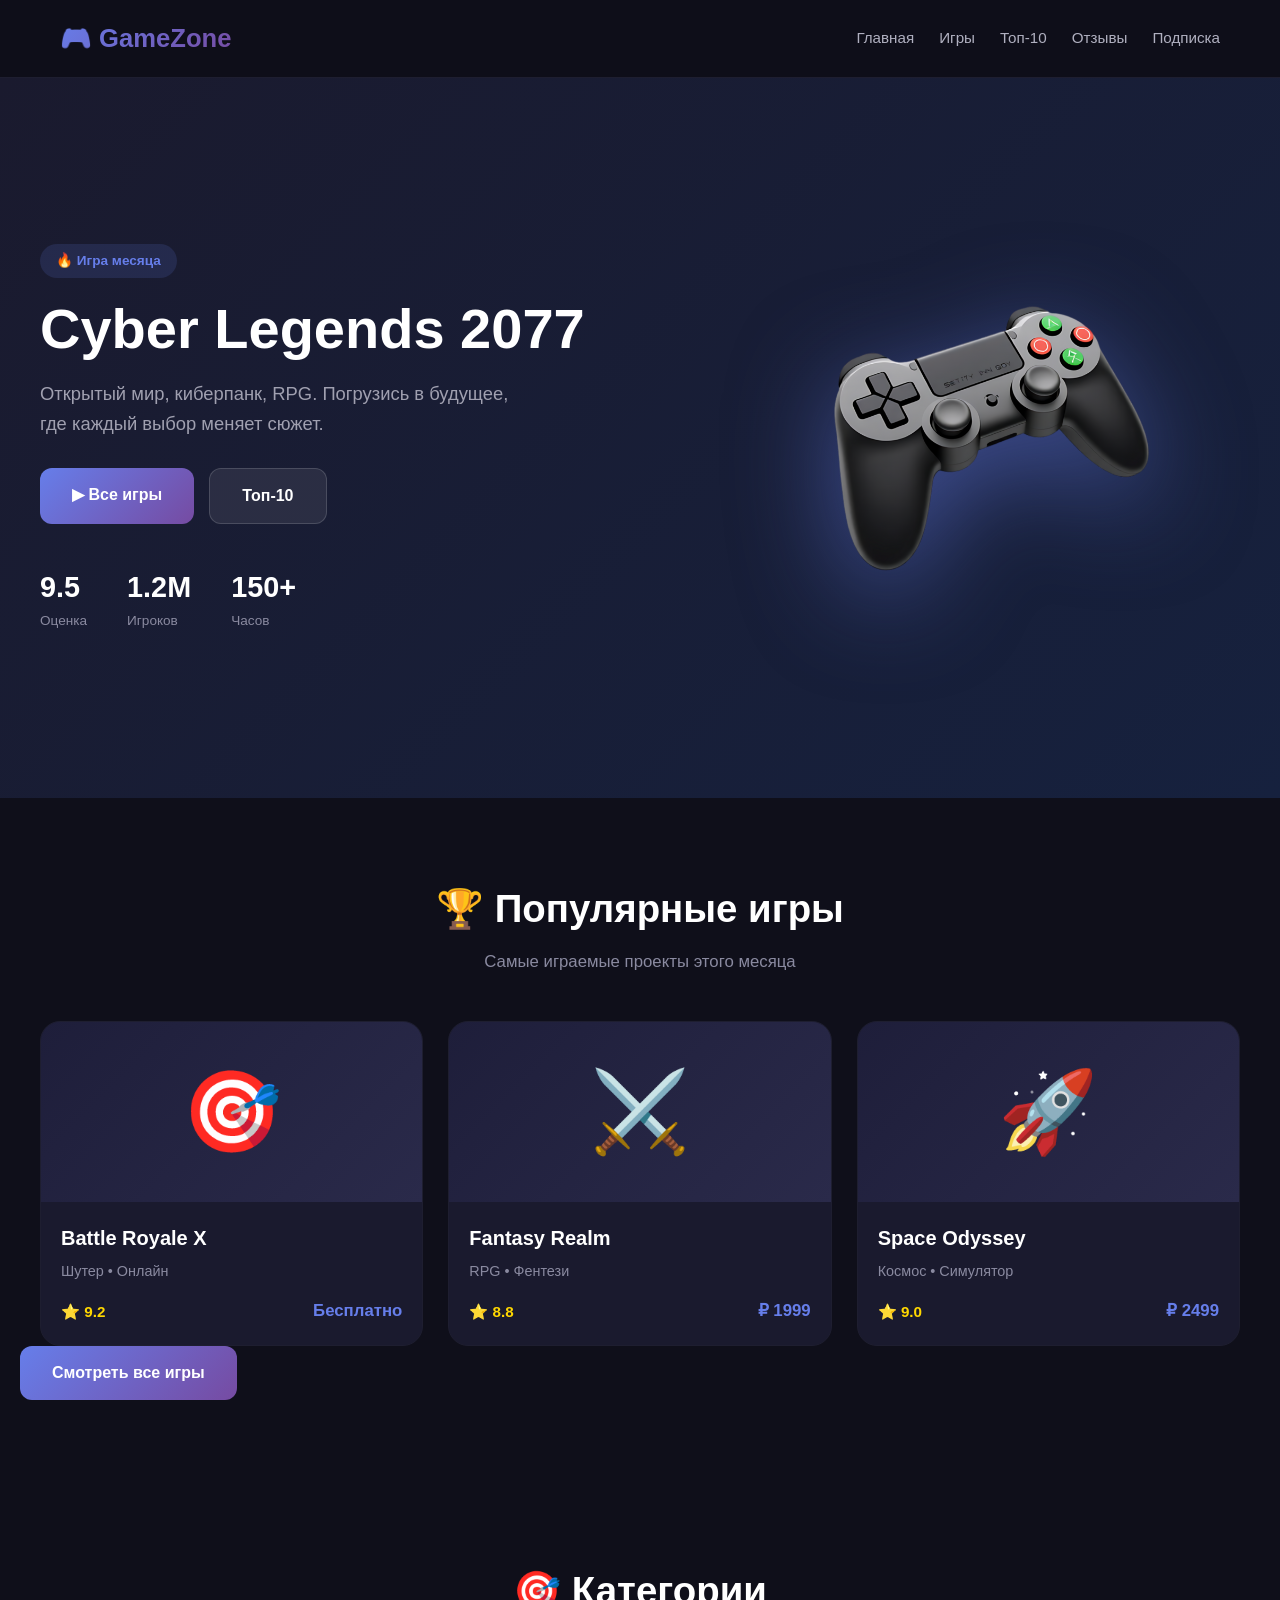
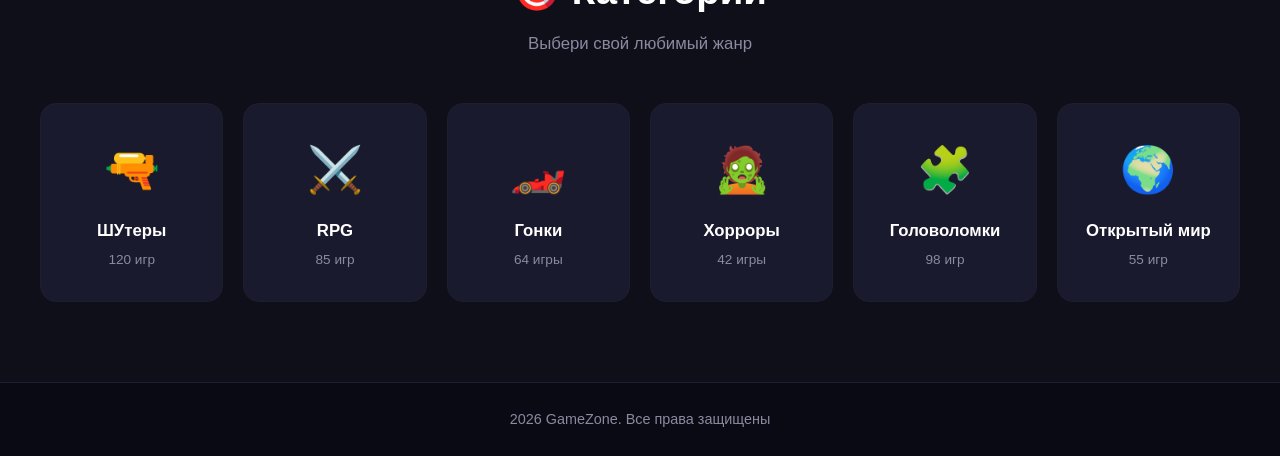
<file: index.html>
<!DOCTYPE html>
<html lang="en">
<head>
    <meta charset="UTF-8">
    <meta name="viewport" content="width=device-width, initial-scale=1.0">
    <title>GameZone - главная</title>
    <link rel="stylesheet" href="style.css">
</head>
<body>
    
    <header>
        <div class="header-inner">
            <div class="logo">🎮️ GameZone</div>
            <nav>
                <a href="index.html">Главная</a>
                <a href="games.html">Игры</a>
                <a href="top.html">Топ-10</a>
                <a href="reviews.html">Отзывы</a>
                <a href="subscribe.html">Подписка</a>
            </nav>
        </div>  
    </header>

    <section class="hero">
        <div class="hero-inner">
            <div class="hero-text">
                <span class="tag">🔥 Игра месяца</span>
                <h1>Cyber Legends 2077</h1>
                <p>Открытый мир, киберпанк, RPG. Погрузись в будущее, где каждый выбор меняет сюжет.</p>
                <div class="hero-buttons">
                    <a href="games.html"  class="btn btn-primary">▶ Все игры</a>
                    <a href="top.html" class="btn btn-secondary">Топ-10</a>
                </div>
                <div class="hero-stats">
                    <div><strong>9.5</strong><span>Оценка</span></div>
                    <div><strong>1.2M</strong><span>Игроков</span></div>
                    <div><strong>150+</strong><span>Часов</span></div>
                </div>
            </div>
            <div class="image">
                <img src="img/joystick.png" alt="джостик" class="joystick-img">
            </div>
        </div>
    </section>

    <section class="popular">
        <h2>🏆️ Популярные игры</h2>
        <p class="subtitle">Самые играемые проекты этого месяца</p>

        <div class="games-grid">

            <div class="game-card">
                <div class="game-image">🎯</div>
                <div class="game-info">
                    <h3>Battle Royale X</h3>
                    <p class="game-genre">Шутер • Онлайн</p>
                    <div class="game-bottom">
                        <span class="rating">⭐️ 9.2</span>
                        <span class="price">Бесплатно</span>
                    </div>
                </div>
            </div>

            <div class="game-card">
                <div class="game-image">⚔️</div>
                <div class="game-info">
                    <h3>Fantasy Realm</h3>
                    <p class="game-genre">RPG • Фентези</p>
                    <div class="game-bottom">
                        <span class="rating">⭐️ 8.8</span>
                        <span class="price">₽ 1999</span>
                    </div>
                </div>
            </div>

            <div class="game-card">
                <div class="game-image">🚀</div>
                <div class="game-info">
                    <h3>Space Odyssey</h3>
                    <p class="game-genre">Космос • Симулятор</p>
                    <div class="game-bottom">
                        <span class="rating">⭐️ 9.0</span>
                        <span class="price">₽ 2499</span>
                    </div>
                </div>
            </div>

        </div>

        <div class="center-btn">
            <a href="games.html" class="btn btn-primary">Смотреть все игры</a>
        </div>
    </section>

    <section class="categories">
        <h2>🎯 Категории</h2>
        <p class="subtitle">Выбери свой любимый жанр</p>

        <div class="categories-grid">
            <div class="category"><span>🔫</span><h3>ШУтеры</h3><p>120 игр</p></div>
            <div class="category"><span>⚔️</span><h3>RPG</h3><p>85 игр</p></div>
            <div class="category"><span>🏎️</span><h3>Гонки</h3><p>64 игры</p></div>
            <div class="category"><span>🧟</span><h3>Хорроры</h3><p>42 игры</p></div>
            <div class="category"><span>🧩</span><h3>Головоломки</h3><p>98 игр</p></div>
            <div class="category"><span>🌍</span><h3>Открытый мир</h3><p>55 игр</p></div>
        </div>
    </section>

    <footer>
        <p>2026 GameZone. Все права защищены</p>
    </footer>

</body>
</html>
</file>
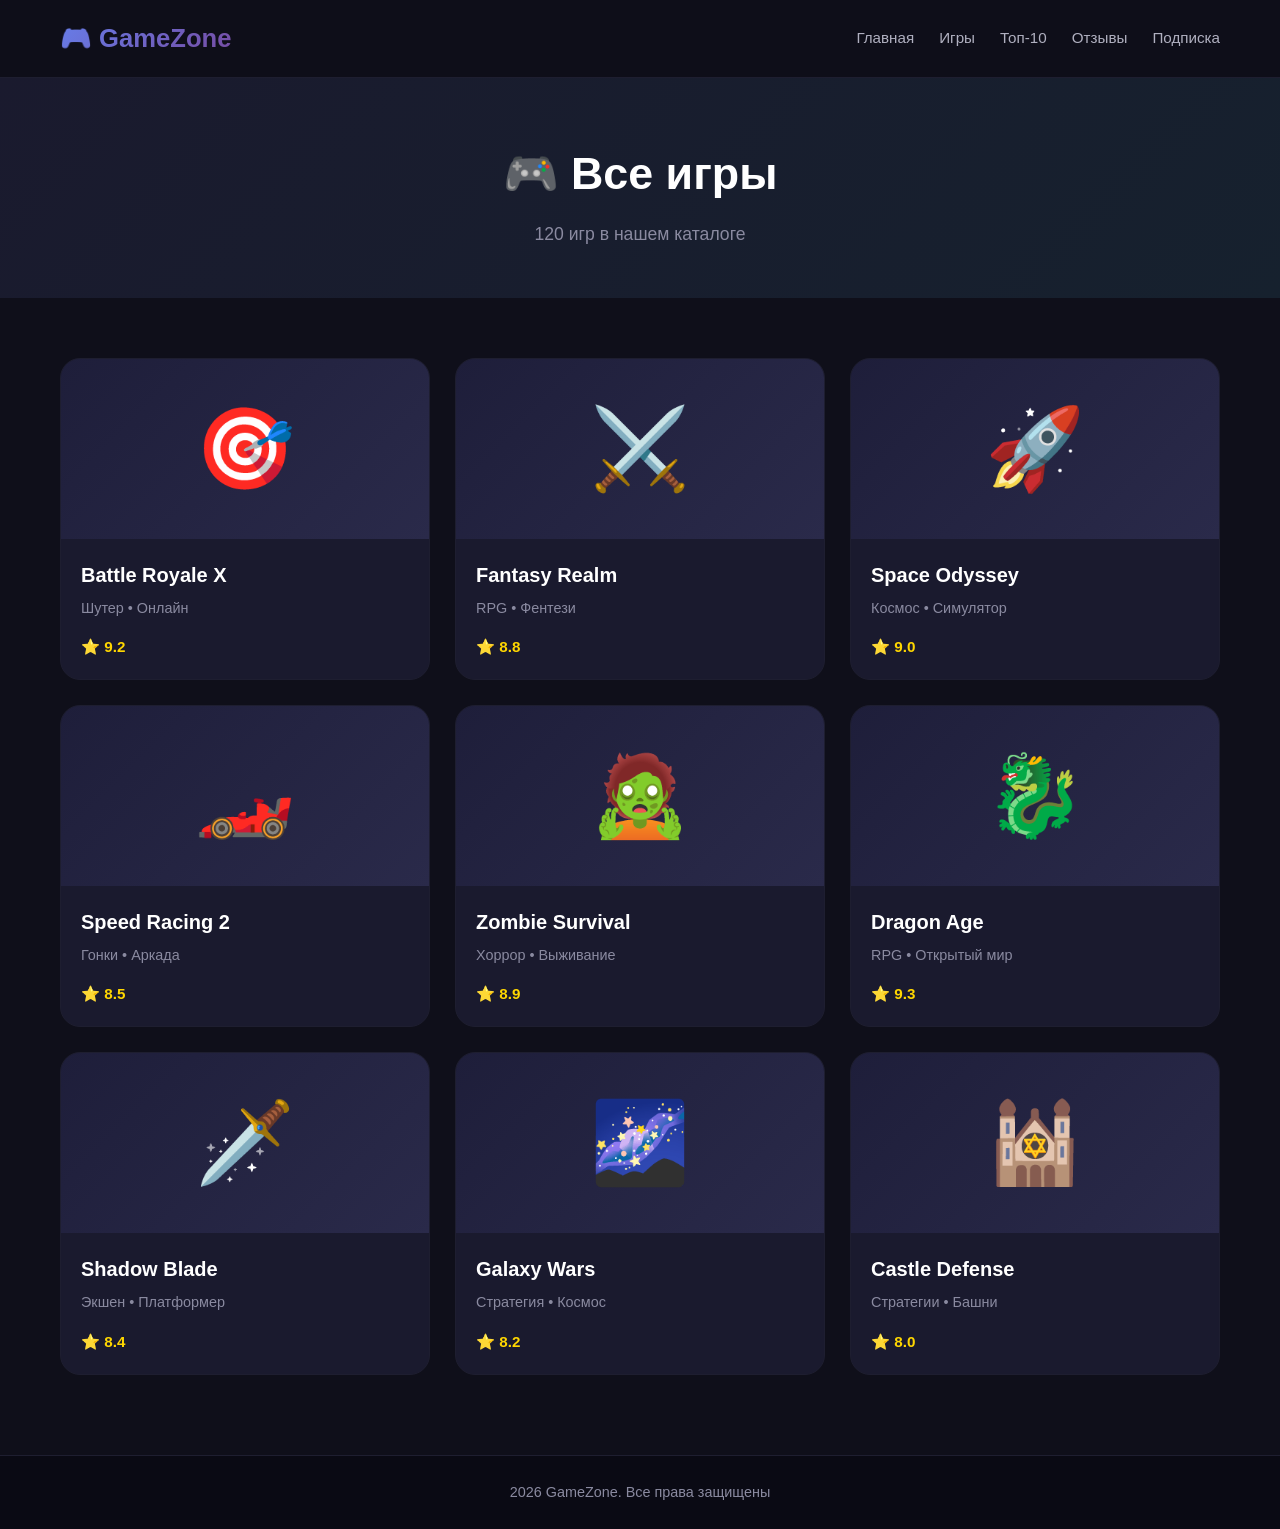
<file: games.html>
<!DOCTYPE html>
<html lang="en">
<head>
    <meta charset="UTF-8">
    <meta name="viewport" content="width=device-width, initial-scale=1.0">
    <title>Все игры - GameZone</title>
    <link rel="stylesheet" href="style.css">
</head>
<body>
    
    <header>
        <div class="header-inner">
            <div class="logo">🎮 GameZone</div>
            <nav>
                <a href="index.html">Главная</a>
                <a href="games.html">Игры</a>
                <a href="top.html">Топ-10</a>
                <a href="reviews.html">Отзывы</a>
                <a href="subscribe.html">Подписка</a>
            </nav>
        </div>
    </header>

    <section class="page-header">
        <h1>🎮 Все игры</h1>
        <p>120 игр в нашем каталоге</p>
    </section>

    <section class="game-section">
        <div class="games-grid">

            <div class="game-card">
                <div class="game-image">🎯</div>
                <div class="game-info">
                    <h3>Battle Royale X</h3>
                    <p class="game-genre">Шутер • Онлайн</p>
                    <div class="game-bottom"><span class="rating">⭐ 9.2</span><span class="price"></span></div>
                </div>
            </div>
            
            <div class="game-card">
                <div class="game-image">⚔️</div>
                <div class="game-info">
                    <h3>Fantasy Realm</h3>
                    <p class="game-genre">RPG • Фентези</p>
                    <div class="game-bottom"><span class="rating">⭐ 8.8</span><span class="price"></span></div>
                </div>
            </div>

            <div class="game-card">
                <div class="game-image">🚀</div>
                <div class="game-info">
                    <h3>Space Odyssey</h3>
                    <p class="game-genre">Космос • Симулятор</p>
                    <div class="game-bottom"><span class="rating">⭐ 9.0</span><span class="price"></span></div>
                </div>
            </div>

            <div class="game-card">
                <div class="game-image">🏎️</div>
                <div class="game-info">
                    <h3>Speed Racing 2</h3>
                    <p class="game-genre">Гонки • Аркада</p>
                    <div class="game-bottom"><span class="rating">⭐ 8.5</span><span class="price"></span></div>
                </div>
            </div>

            <div class="game-card">
                <div class="game-image">🧟</div>
                <div class="game-info">
                    <h3>Zombie Survival</h3>
                    <p class="game-genre">Хоррор • Выживание</p>
                    <div class="game-bottom"><span class="rating">⭐ 8.9</span><span class="price"></span></div>
                </div>
            </div>

            <div class="game-card">
                <div class="game-image">🐉</div>
                <div class="game-info">
                    <h3>Dragon Age</h3>
                    <p class="game-genre">RPG • Открытый мир</p>
                    <div class="game-bottom"><span class="rating">⭐ 9.3</span><span class="price"></span></div>
                </div>
            </div>

            <div class="game-card">
                <div class="game-image">🗡️</div>
                <div class="game-info">
                    <h3>Shadow Blade</h3>
                    <p class="game-genre">Экшен • Платформер</p>
                    <div class="game-bottom"><span class="rating">⭐ 8.4</span><span class="price"></span></div>
                </div>
            </div>

            <div class="game-card">
                <div class="game-image">🌌</div>
                <div class="game-info">
                    <h3>Galaxy Wars</h3>
                    <p class="game-genre">Стратегия • Космос</p>
                    <div class="game-bottom"><span class="rating">⭐ 8.2</span><span class="price"></span></div>
                </div>
            </div>

            <div class="game-card">
                <div class="game-image">🕍</div>
                <div class="game-info">
                    <h3>Castle Defense</h3>
                    <p class="game-genre">Стратегии • Башни</p>
                    <div class="game-bottom"><span class="rating">⭐ 8.0</span><span class="price"></span></div>
                </div>
            </div>

        </div>
    </section>

    <footer>2026 GameZone. Все права защищены</footer>

</body>
</html>
</file>
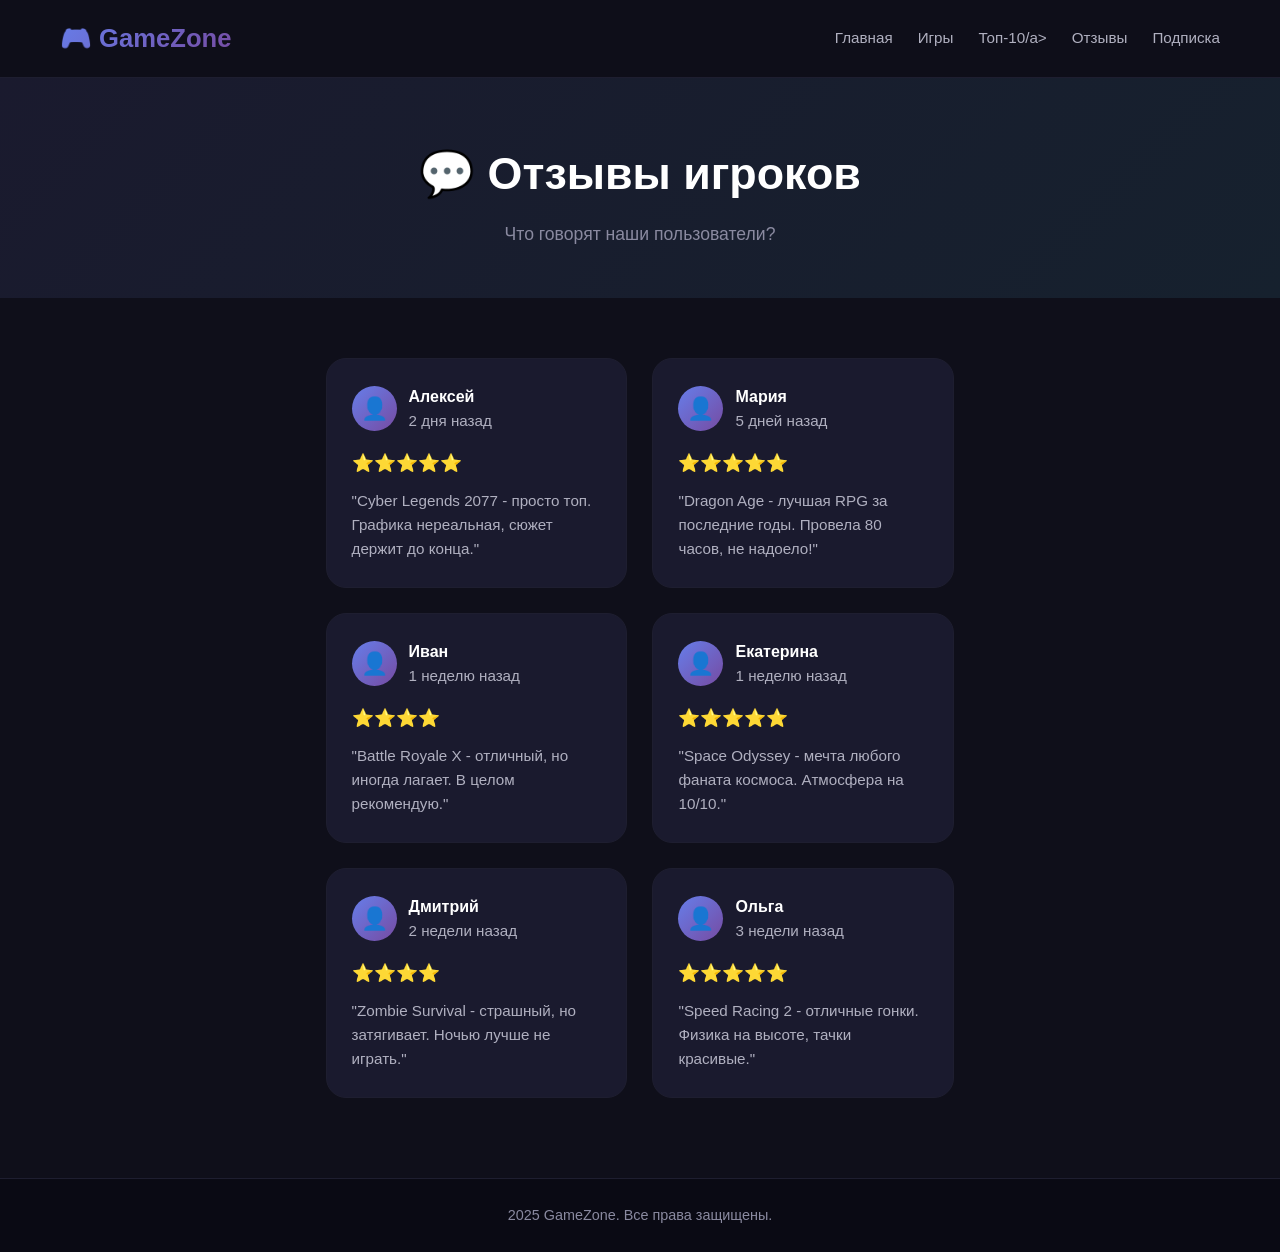
<file: reviews.html>
<!DOCTYPE html>
<html lang="en">
<head>
    <meta charset="UTF-8">
    <meta name="viewport" content="width=device-width, initial-scale=1.0">
    <title>Отзывы - GameZone</title>
    <link rel="stylesheet" href="style.css">

</head>
<body>
    <header>
        <div class="header-inner">
            <div class="logo">🎮️ GameZone</div>
            <nav>
                <a href="index.html">Главная</a>
                <a href="games.html">Игры</a>
                <a href="top.html">Топ-10/a>
                <a href="reviews.html">Отзывы</a>
                <a href="subscribe.html">Подписка</a>
            </nav>
        </div>
    </header>

    <section class="page-header">
        <h1>💬 Отзывы игроков</h1>
        <p>Что говорят наши пользователи?</p>
    </section>

    <section class="reviews-section">
        <div class="reviews-grid">
            
            <div class="review">
                <div class="review-header">
                    <div class="avatar">👤</div>
                    <div>
                        <strong>Алексей</strong>
                        <p class="review-date">2 дня назад</p>
                    </div>
                </div>
                <div class="stars">⭐️⭐️⭐️⭐️⭐️</div>
                <p>"Cyber Legends 2077 - просто топ. Графика нереальная, сюжет держит до конца."</p>
            </div>
            
            <div class="review">
                <div class="review-header">
                    <div class="avatar">👤</div>
                    <div>
                        <strong>Мария</strong>
                        <p class="review-date">5 дней назад</p>
                    </div>
                </div>
                <div class="stars">⭐️⭐️⭐️⭐️⭐️</div>
                <p>"Dragon Age - лучшая RPG за последние годы. Провела 80 часов, не надоело!"</p>
            </div>

            <div class="review">
                <div class="review-header">
                    <div class="avatar">👤</div>
                    <div>
                        <strong>Иван</strong>
                        <p class="review-date">1 неделю назад</p>
                    </div>
                </div>
                <div class="stars">⭐️⭐️⭐️⭐️</div>
                <p>"Battle Royale X - отличный, но иногда лагает. В целом рекомендую."</p>
            </div>

            <div class="review">
                <div class="review-header">
                    <div class="avatar">👤</div>
                    <div>
                        <strong>Екатерина</strong>
                        <p class="review-date">1 неделю назад</p>
                    </div>
                </div>
                <div class="stars">⭐️⭐️⭐️⭐️⭐️</div>
                <p>"Space Odyssey - мечта любого фаната космоса. Атмосфера на 10/10."</p>
            </div>

            <div class="review">
                <div class="review-header">
                    <div class="avatar">👤</div>
                    <div>
                        <strong>Дмитрий</strong>
                        <p class="review-date">2 недели назад</p>
                    </div>
                </div>
                <div class="stars">⭐️⭐️⭐️⭐️</div>
                <p>"Zombie Survival - страшный, но затягивает. Ночью лучше не играть."</p>
            </div>

            <div class="review">
                <div class="review-header">
                    <div class="avatar">👤</div>
                    <div>
                        <strong>Ольга</strong>
                        <p class="review-date">3 недели назад</p>
                    </div>
                </div>
                <div class="stars">⭐️⭐️⭐️⭐️⭐️</div>
                <p>"Speed Racing 2 - отличные гонки. Физика на высоте, тачки красивые."</p>
            </div>

        </div>
    </section>

    <footer>2025 GameZone. Все права защищены.</footer>
</body>
</html>
</file>
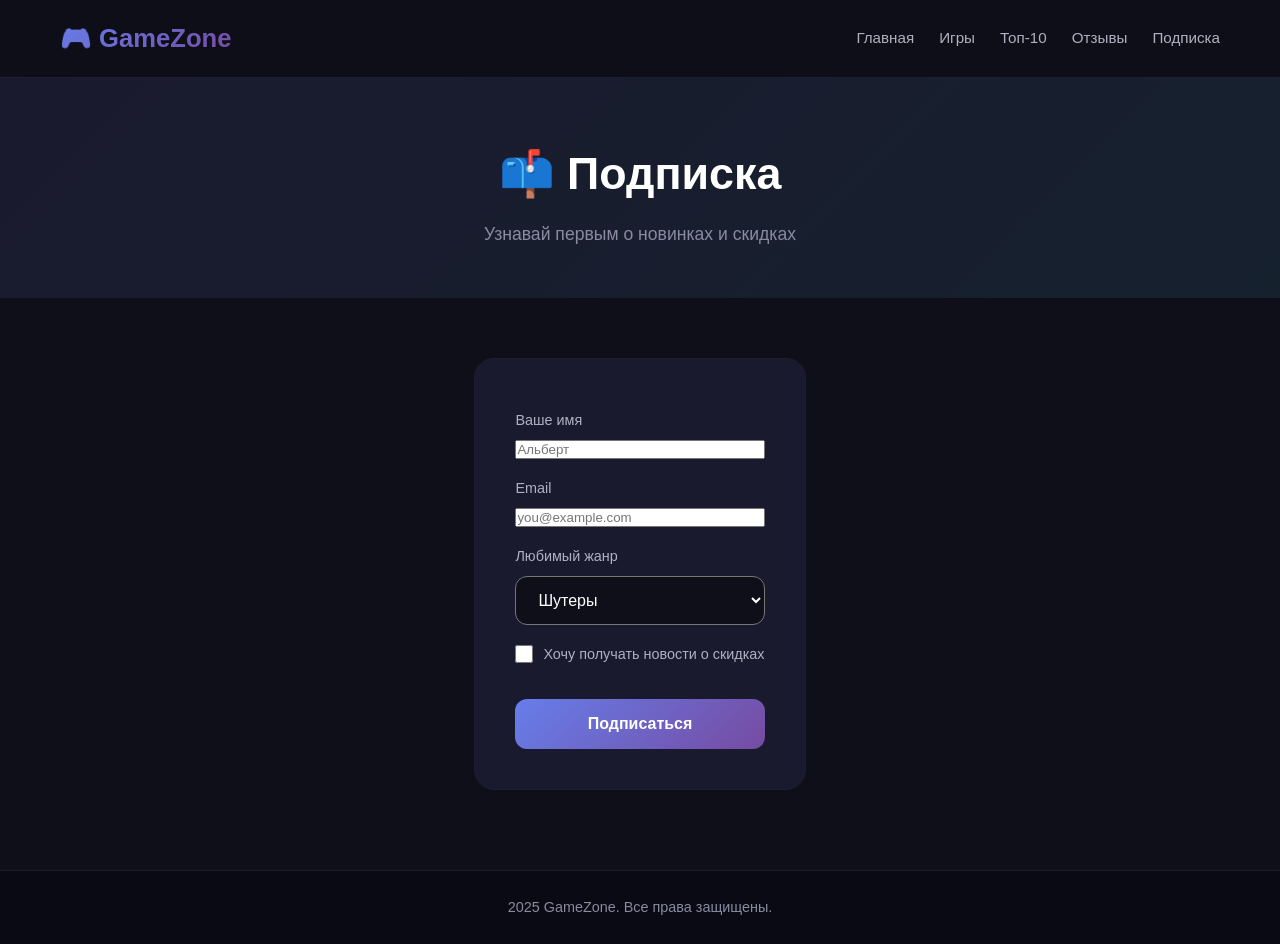
<file: subscribe.html>
<!DOCTYPE html>
<html lang="en">
<head>
    <meta charset="UTF-8">
    <meta name="viewport" content="width=device-width, initial-scale=1.0">
    <title>Подписка - GameZone</title>
    <link rel="stylesheet" href="style.css">
</head>
<body>
    <header>
        <div class="header-inner">
            <div class="logo">🎮 GameZone</div>
            <nav>
                <a href="index.html">Главная</a>
                <a href="games.html">Игры</a>
                <a href="top.html">Топ-10</a>
                <a href="reviews.html">Отзывы</a>
                <a href="subscribe.html">Подписка</a>
            </nav>
        </div>
    </header>

    <section class="page-header">
        <h1>📫 Подписка</h1>
        <p>Узнавай первым о новинках и скидках</p>
    </section>

    <section class="subscribe-section">
        <div class="subscribe-form-box">
            <form class="subscribe-form">
                <label>Ваше имя</label>
                <input type="text" placeholder="Альберт" required>

                <label>Email</label>
                <input type="email" placeholder="you@example.com" required>

                <label>Любимый жанр</label>
                <select>
                    <option>Шутеры</option>
                    <option>RPG</option>
                    <option>Хорроры</option>
                    <option>Гонки</option>
                    <option>Стратегии</option>
                </select>

                <label class="checkbox">
                    <input type="checkbox">
                    <span>Хочу получать новости о скидках</span>
                </label>

                <button type="submit">Подписаться</button>
            </form>
        </div>
    </section>

    <footer>
        <p>2025 GameZone. Все права защищены.</p>
    </footer>

</body>
</html>
</file>
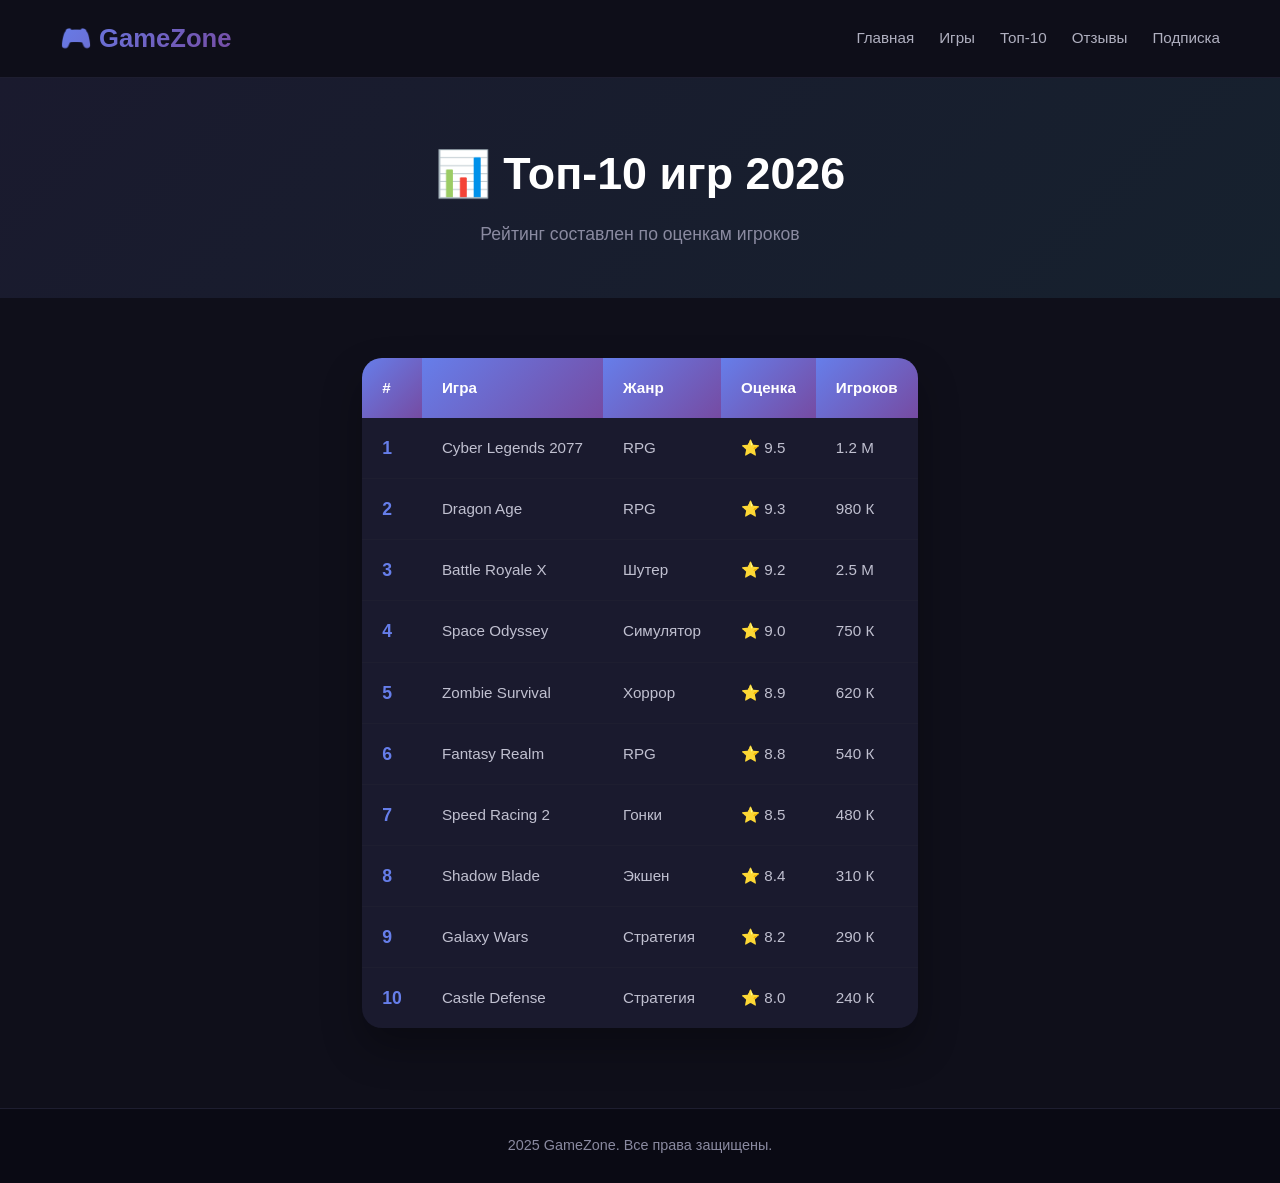
<file: top.html>
<!DOCTYPE html>
<html lang="en">
<head>
    <meta charset="UTF-8">
    <meta name="viewport" content="width=device-width, initial-scale=1.0">
    <title>Топ-10 - GameZone</title>
    <link rel="stylesheet" href="style.css">
</head>
<body>

     <header>
        <div class="header-inner">
            <div class="logo">🎮 GameZone</div>
            <nav>
                <a href="index.html">Главная</a>
                <a href="games.html">Игры</a>
                <a href="top.html">Топ-10</a>
                <a href="reviews.html">Отзывы</a>
                <a href="subscribe.html">Подписка</a>
            </nav>
        </div>
    </header>

    <section class="page-header">
        <h1>📊 Топ-10 игр 2026</h1>
        <p>Рейтинг составлен по оценкам игроков</p>
    </section>

    <section class="top-section">
        <table class="top-table">
            <thead>
                <tr>
                    <th>#</th>
                    <th>Игра</th>
                    <th>Жанр</th>
                    <th>Оценка</th>
                    <th>Игроков</th>
                </tr>
            </thead>
            <tr><td>1</td><td>Cyber Legends 2077</td><td>RPG</td><td>⭐️ 9.5</td><td>1.2 M</td></tr>
            <tr><td>2</td><td>Dragon Age</td><td>RPG</td><td>⭐️ 9.3</td><td>980 К</td></tr>
            <tr><td>3</td><td>Battle Royale X</td><td>Шутер</td><td>⭐️ 9.2</td><td>2.5 М</td></tr>
            <tr><td>4</td><td>Space Odyssey</td><td>Симулятор</td><td>⭐️ 9.0</td><td>750 К</td></tr>
            <tr><td>5</td><td>Zombie Survival</td><td>Хоррор</td><td>⭐️ 8.9</td><td>620 К</td></tr>
            <tr><td>6</td><td>Fantasy Realm</td><td>RPG</td><td>⭐️ 8.8</td><td>540 К</td></tr>
            <tr><td>7</td><td>Speed Racing 2</td><td>Гонки</td><td>⭐️ 8.5</td><td>480 К</td></tr>
            <tr><td>8</td><td>Shadow Blade</td><td>Экшен</td><td>⭐️ 8.4</td><td>310 К</td></tr>
            <tr><td>9</td><td>Galaxy Wars</td><td>Стратегия</td><td>⭐️ 8.2</td><td>290 К</td></tr>
            <tr><td>10</td><td>Castle Defense</td><td>Стратегия</td><td>⭐️ 8.0</td><td>240 К</td></tr>
        </table>
    </section>

    <footer>
        <p>2025 GameZone. Все права защищены.</p>
    </footer>

</body>
</html>
</file>
<file: style.css>
* {
    margin: 0;
    padding: 0;
    box-sizing: border-box;
}

html {
    scroll-behavior: smooth;
}

body {
    font-family: 'Segoe Ui', 'Segoe UI', Tahoma, Geneva, Verdana, sans-serif;
    background: #0f0f1a;
    color: #e0e0e0;
    line-height: 1.6;
    min-height: 100vh;
    display: flex;
    flex-direction: column;
}

a {
    text-decoration: none;
    color: inherit;
}

img {
    max-width: 100%;
    display: block;
}

section {
    padding: 80px 20px;
}

h2 {
    font-size: 2.4rem;
    text-align: center;
    color: #fff;
    margin-bottom: 10px;
}

.subtitle {
    text-align: center;
    color: #8a8aa0;
    margin-bottom: 45px;
    font-size: 1.05rem;
}

/* =====Шапка===== */

header {
    background: rgba(15, 15, 26, 0.95);
    backdrop-filter: blur(10px);
    position: sticky;
    top: 0;
    z-index: 100;
    border-bottom: 1px solid #1e1e30;
}

.header-inner {
    max-width: 1200px;
    margin: 0 auto;
    padding: 18px 20px;
    display: flex;
    justify-content: space-between;
    align-items: center;
    flex-wrap: wrap;
    gap: 15px;
}

.logo {
    font-size: 1.6rem;
    font-weight: 700;
    background: linear-gradient(135deg, #667eea 0%, #764ba2 100%);
    -webkit-background-clip: text;
    -webkit-text-fill-color: transparent;
    background-clip: text;
}

nav {
    display: flex; /*ОТОБРАЖЕНИЕ В ОДНУ СТРОЧКУ*/
    gap: 25px;
    flex-wrap: wrap;
}

nav a {
    color: #b0b0c0;
    font-weight: 500;
    font-size: 0.95rem;
    transition: color 0.3s ease;
}

nav a:hover {
    color: #667eea;
}

/* =====Hero===== */

/* ================= ГЕРОЙ ================= */

.hero {
    background: linear-gradient(135deg, #1a1a2e 0%, #16213e 100%);
    padding: 100px 20px;
}

.hero-inner {
    max-width: 1200px;
    margin: 0 auto;
    display: flex;
    align-items: center;
    gap: 60px;
}

.hero-text {
    flex: 1;
}

.hero-text h1 {
    font-size: 3.5rem;
    color: #fff;
    line-height: 1.1;
    margin-bottom: 20px;
}

.hero-text > p {
    font-size: 1.15rem;
    color: #a0a0b0;
    margin-bottom: 30px;
    max-width: 500px;
}

.tag {
    display: inline-block;
    background: rgba(102, 126, 234, 0.15);
    color: #667eea;
    padding: 6px 16px;
    border-radius: 30px;
    font-size: 0.85rem;
    font-weight: 600;
    margin-bottom: 20px;
}

.hero-buttons {
    display: flex;
    gap: 15px;
    margin-bottom: 40px;
    flex-wrap: wrap;
}

.btn {
    display: inline-block;
    padding: 14px 32px;
    border-radius: 12px;
    font-weight: 600;
    font-size: 1rem;
    transition: all 0.3s ease;
    cursor: pointer;
    border: none;
}

.btn-primary {
    background: linear-gradient(135deg, #667eea 0%, #764ba2 100%);
    color: #fff;
}

.btn-primary:hover {
    transform: translateY(-3px);
    box-shadow: 0 15px 35px rgba(102, 126, 234, 0.4);
}

.btn-secondary {
    background: rgba(255, 255, 255, 0.08);
    color: #fff;
    border: 1px solid rgba(255, 255, 255, 0.15);
}

.btn-secondary:hover {
    background: rgba(255, 255, 255, 0.15);
}

.hero-stats {
    display: flex;
    gap: 40px;
    flex-wrap: wrap;
}

.hero-stats div {
    display: flex;
    flex-direction: column;
}

.hero-stats strong {
    font-size: 1.8rem;
    color: #fff;
}

.hero-stats span {
    font-size: 0.85rem;
    color: #8a8aa0;
}

.hero-image {
    flex: 1;
    display: flex;
    justify-content: center;
    align-items: center;
}

.joystick-img {
    width: 100%;
    max-width: 520px;
    height: auto;
    filter: drop-shadow(0 25px 50px rgba(102, 126, 234, 0.5));
    animation: float 4s ease-in-out infinite;
}

@keyframes float {
    0%, 100% { transform: translateY(0); }
    50% { transform: translateY(-20px); }
}


/*=====Популярные игры=====*/

.games-grid {
    max-width: 1200px;
    margin: 0 auto;
    display: grid;
    grid-template-columns: repeat(auto-fit, minmax(280px, 1fr));
    gap: 25px;
}

.game-card {
    background: #1a1a2e;
    border-radius: 20px;
    overflow: hidden;
    transition: all 0.3s ease;
    border: 1px solid #1e1e30;
}

.game-card:hover {
    transform: translateY(-8px);
    border-color: #667eea;
    box-shadow: 0 20px 50px rgba(102, 126, 234, 0.2);
}

.game-image {
    height: 180px;
    background: linear-gradient(135deg, #1e1e3a 0%, #2a2a4a 100%);
    display: flex;
    justify-content: center;
    align-items: center;
    font-size: 80px;
}

.game-info {
    padding: 20px;
}

.game-info h3 {
    color: #fff;
    font-size: 1.25rem;
    margin-bottom: 6px;
}

.game-genre {
    color: #8a8aa0;
    font-size: 0.9rem;
    margin-bottom: 15px;
}

.game-bottom {
    display: flex;
    justify-content: space-between;
    align-items: center;
}

.rating {
    color: #ffd700;
    font-weight: 600;
    font-size: 0.95rem;
}

.price {
    color: #667eea;
    font-weight: 700;
    font-size: 1.05rem;
}

/*=====Категории=====*/

.categories-grid {
    max-width: 1200px;
    margin: 0 auto;
    display: grid;
    grid-template-columns: repeat(auto-fit, minmax(180px, 1fr));
    gap: 20px;
}

.category {
    background: #1a1a2e;
    padding: 30px 20px;
    border-radius: 16px;
    text-align: center;
    transition: all 0.3s ease;
    border: 1px solid #1e1e30;
    cursor: pointer;
}

.category:hover {
    transform: translateY(-5px);
    border-color: #667eea;
    background: #1e1e3a;
}

.category span {
    font-size: 45px;
    display: block;
    margin-bottom: 12px;
}

.category h3 {
    color: #fff;
    font-size: 1.05rem;
    margin-bottom: 4px;
}

.category p {
    color: #8a8aa0;
    font-size: 0.85rem;
}

/*=====Заголовок страницы=====*/

.page-header {
    background: linear-gradient(135deg, #1a1a2e 0%, #16212e 100%);
    padding: 60px 20px 50px;
    text-align: center;
}

.page-header h1 {
    font-size: 2.8rem;
    color: #fff;
    margin-bottom: 10px;
}

.page-header p {
    color: #8a8aa0;
    font-size: 1.1rem;
}

/*=====Игры(страница)=====*/

.game-section {
    max-width: 1200px;
    margin: 0 auto;
    padding: 60px 20px 80px;
}

/*=====Топ-10=====*/

.top-section {
    max-width: 900px;
    margin: 0 auto;
    padding: 60px 20px 80px;
}

.top-table {
    width: 100%;
    border-collapse: collapse;
    background: #1a1a2e;
    border-radius: 20px;
    overflow: hidden;
    box-shadow: 0 20px 40px rgba(0, 0, 0, 0.3);
}

.top-table th {
    background: linear-gradient(135deg, #667eea 0%, #764ba2 100%);
    color: #fff;
    padding: 18px 20px;
    text-align: left;
    font-size: 0.95rem;
}

.top-table td {
    padding: 16px 20px;
    border-bottom: 1px solid #1e1e30;
    color: #c0c0d0;
    font-size: 0.95rem;
}

.top-table tr:last-child td {
    border-bottom: none;
}

.top-table tr:hover td {
    background: #1e1e3a;
    color: #fff;
}

.top-table td:first-child {
    font-weight: 700;
    color: #667eea;
    font-size: 1.1rem;
}

/*=====Отзывы=====*/

.reviews-section {
    max-width: 1200px;
    margin: 0 auto;
    padding: 60px 20px 80px;
}

.reviews-grid {
    display: grid;
    grid-template-columns: repeat(auto-fit, minmax(280px, 1fr));
    gap: 25px;
}

.review {
    background: #1a1a2e;
    padding: 25px;
    border-radius: 20px;
    border: 1px solid #1e1e30;
    transition: all 0.3s ease;
}

.review:hover {
    border-color: #667eea;
    transform: translateY(-5px);
}

.review-header {
    display: flex;
    gap: 12px;
    align-items: center;
    margin-bottom: 15px;
}

.avatar {
    width: 45px;
    height: 45px;
    background: linear-gradient(135deg, #667eea 0%, #764ba2 100%);
    border-radius: 50%;
    display: flex;
    justify-content: center;
    align-items: center;
    font-size: 22px;
    flex-shrink: 0;
}

.review-header strong {
    color: #fff;
    display: block;
    font-size: 1rem;
}

.review-date {
    color: #8a8aa0;
    font-size: 0.8rem;
    margin: 0;
}

.stars {
    font-size: 1.1rem;
    margin-bottom: 12px;
}

.review p {
    color: #b0b0c0;
    font-size: 0.95rem;
}

/*=====Подписка=====*/

.subscribe-section {
    max-width: 600px;
    margin: 0 auto;
    padding: 60px 20px 80px;
}

.subscribe-form-box {
    background: #1a1a2e;
    padding: 40px;
    border-radius: 20px;
    border: 1px solid #1e1e30;
}

.subscribe-form {
    display: flex;
    flex-direction: column;
    gap: 8px;
}

.subscribe-form label {
    color: #b0b0c0;
    font-size: 0.9rem;
    font-weight: 500;
    margin-top: 10px;
}

.subscribe-form input [type="text"], 
.subscribe-form input [type="email"],
.subscribe-form select {
    padding: 14px 18px;
    background: #0f0f1a;
    border-radius: 12px;
    color: #fff;
    font-size: 1rem;
    font-family: inherit;
    transition: border-color 0.3s ease;
    outline: none;
}

.subscribe-form input:focus,
.subscribe-form select:focus {
    background-color: #667eea;
}

.checkbox {
    display: flex;
    align-items: center;
    gap: 10px;
    color: #b0b0c0;
    font-size: 0.95rem;
    margin: 15px 0;
    cursor: pointer;
}

.checkbox input {
    width: 18px;
    height: 18px;
    accent-color: #667eea;
}

.subscribe-form button {
    padding: 16px;
    background: linear-gradient(135deg, #667eea 0%, #764ba2 100%);
    color: #fff;
    border: none;
    border-radius: 12px;
    font-size: 1rem;
    font-weight: 600;
    cursor: pointer;
    transition: all 0.3s ease;
    margin-top: 10px;
}

.subscribe-form button:hover {
    transform: translateY(-2px);
    box-shadow: 0 15px 35px rgba(102, 126, 234, 0.4);
}

/*=====Подвал=====*/

footer {
    margin-top: auto;
    background: #0a0a14;
    text-align: center;
    padding: 25px 20px;
    color: #8a8aa0;
    font-size: 0.9rem;
    border-top: 1px solid #1e1e30;
} 

/* ================= АДАПТИВ ================= */

@media (max-width: 768px) {

    /* ----- ГЕРОЙ ----- */
    .hero-inner {
        flex-direction: column;
        text-align: center;
    }

    .hero-text h1 {
        font-size: 2.2rem;
    }

    .hero-text > p {
        margin: 0 auto 30px;
    }

    .hero-buttons {
        justify-content: center;
    }

    .hero-stats {
        justify-content: center;
    }

    .hero-image {
        margin-top: 40px;
    }

    .joystick-img {
        max-width: 300px;
    }

    /* ----- ШАПКА ----- */
    .header-inner {
        flex-direction: column;
    }

    nav {
        justify-content: center;
    }

    /* ----- ЗАГОЛОВКИ ----- */
    h2 {
        font-size: 1.8rem;
    }

    .page-header h1 {
        font-size: 2rem;
    }

    /* ----- ТОП-10 ----- */
    .top-table th,
    .top-table td {
        padding: 12px 10px;
        font-size: 0.85rem;
    }

    /* ----- ПОДПИСКА ----- */
    .subscribe-form-box {
        padding: 25px;
    }

}
@media (max-width: 480px) {

    .hero-text h1 {
        font-size: 1.8rem;
    }

    .joystick-img {
        max-width: 220px;
    }

    .hero-stats {
        gap: 20px;
    }

    .hero-stats strong {
        font-size: 1.4rem;
    }

    .btn {
        padding: 12px 24px;
        font-size: 0.95rem;
    }

    .page-header h1 {
        font-size: 1.7rem;
    }

}
</file>
